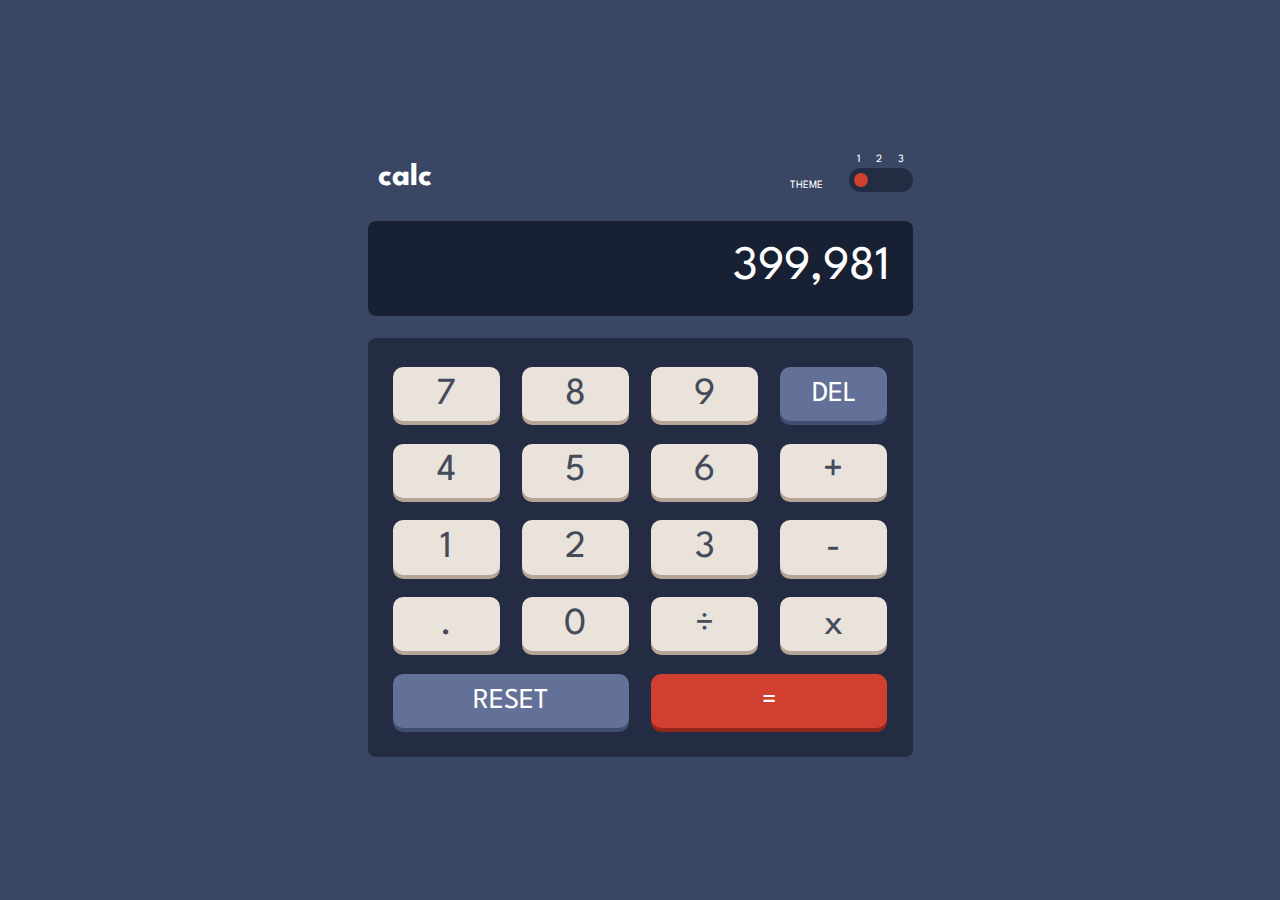
<file: index.html>
<!DOCTYPE html>
<html lang="en">
<head>
  <meta charset="UTF-8">
  <meta name="viewport" content="width=device-width, initial-scale=1.0"> <!-- displays site properly based on user's device -->

  <link rel="icon" type="image/png" sizes="32x32" href="./images/favicon-32x32.png">
  <link rel="stylesheet" href="style.css">
  <link rel="stylesheet" href="style-theme1.css">
  <link rel="stylesheet" href="style-theme2.css">
  <link rel="stylesheet" href="style-theme3.css">
  <style>
    @import url('https://fonts.googleapis.com/css2?family=League+Spartan:wght@700&display=swap');
  </style>
  
  <title>Calculator app</title>
</head>
<body class="theme1">
  <main>
    <section class="head-section">
      <h1>calc</h1>
      <div id="theme-block">
        <span>THEME</span>
        <div id="theme-switch-area">
          <p><span>1</span><span>2</span><span>3</span></p>
          <div id="toggle-area">
            <button id="theme1-button"></button>
            <button id="theme2-button"></button>
            <button id="theme3-button"></button>
            <button id="toggle-button"></button>
        </div>
      </div>
      </div>
    </section>
  
    <section class="display-section">
      <p id="output">399,981</p>
    </section>
  
    <section class="button-section">
      <button id="7">7</button><button id="8">8</button><button id="9">9</button><button id="del">DEL</button>
      <button id="4">4</button><button id="5">5</button><button id="6">6</button><button class="operator" id="plus">+</button>
      <button id="1">1</button><button id="2">2</button><button id="3">3</button><button class="operator" id="minus">-</button>
      <button id="point">.</button><button id="0">0</button><button class="operator" id="divide">÷</button><button class="operator" id="multiply">x</button>
      <button id="reset">RESET</button><button class="operator" id="equal">=</button>
    </section>
  </main>
  

  
  <script src="script.js"></script>
  <script src="switchTheme.js"></script>
</body>
</html>
</file>
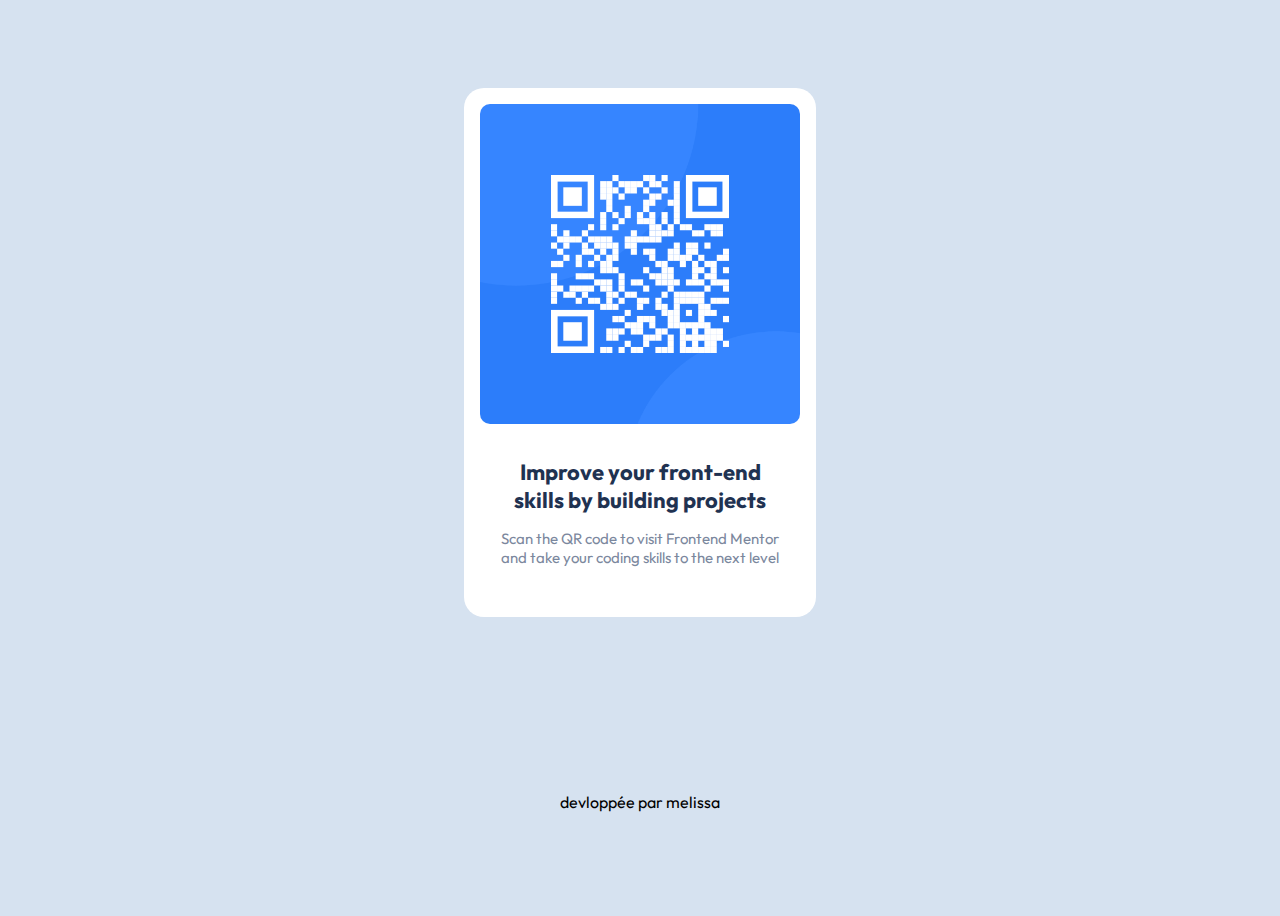
<file: qr-code-component-main/index.html>
<!DOCTYPE html>
<html lang="en">
<head>
  <link rel="stylesheet" href="style.css">
  <meta charset="UTF-8">
  <meta name="viewport" content="width=device-width, initial-scale=1.0"> <!-- displays site properly based on user's device -->

  <link rel="icon" type="image/png" sizes="32x32" href="images/favicon-32x32.png">
  
  <title>Frontend Mentor | QR code component</title>

</head>
<body>
  <div class="bordure">
  
    <img src="images/image-qr-code.png" alt="Qr-code">
    <div class="text">
<h1 id="Dark-navy">Improve your front-end skills by building projects</h1>
<P id="Grey">Scan the QR code to visit Frontend Mentor and take your coding skills to the next level</P>
    </div>

  </div>
<p>devloppée par melissa</p>
</body>
</html>
</file>
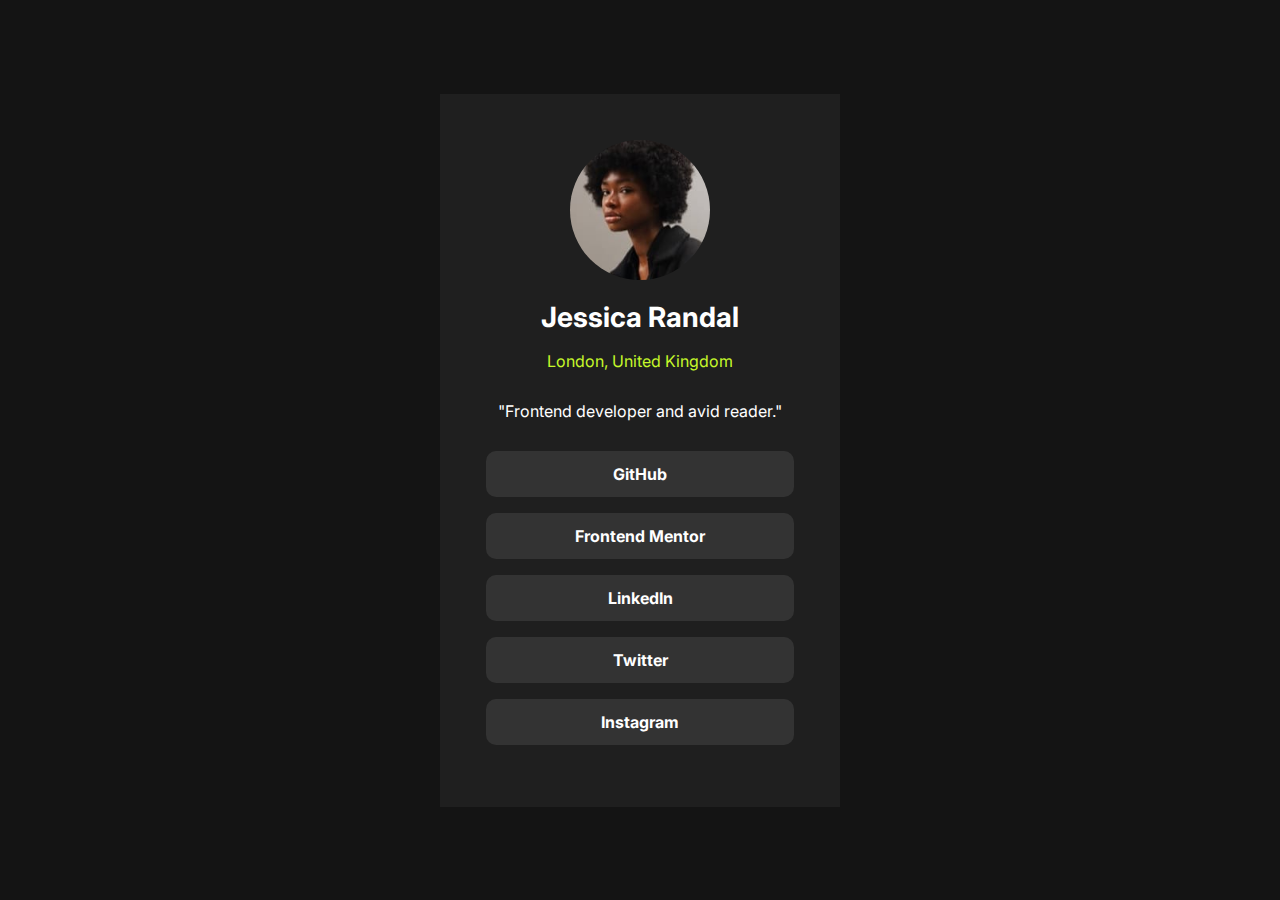
<file: social-links-profile-main/index.html>
<!DOCTYPE html>
<html lang="en">
<head>
  
  <link rel="stylesheet" href="Style.css">
  <meta charset="UTF-8">
  <meta name="viewport" content="width=device-width, initial-scale=1.0"> <!-- displays site properly based on user's device -->

  <link rel="icon" type="image/png" sizes="32x32" href="./assets/images/favicon-32x32.png">
  
  <title>Frontend Mentor | Social links profile</title>

 
</head>
<body>
<main>
  <div class="profil" >
    <img src="assets/images/avatar-jessica.jpeg" alt="img">
    <h1> Jessica Randal</h1> 
 <P  id="location">London, United Kingdom</P>
  <p>"Frontend developer and avid reader."</p>
 
</div>
<ul>
  <li>GitHub</li>  
 <li> Frontend Mentor</li>
  <li>LinkedIn</li>
  <li>Twitter</li>
  <li>Instagram</li>
</ul>
</main>
  


  <!-- <div class="attribution">
    Challenge by <a href="https://www.frontendmentor.io?ref=challenge" target="_blank">Frontend Mentor</a>. 
    Coded by <a href="#">MelisssaSadeg</a>.
  </div> -->


</body>
</html>
</file>
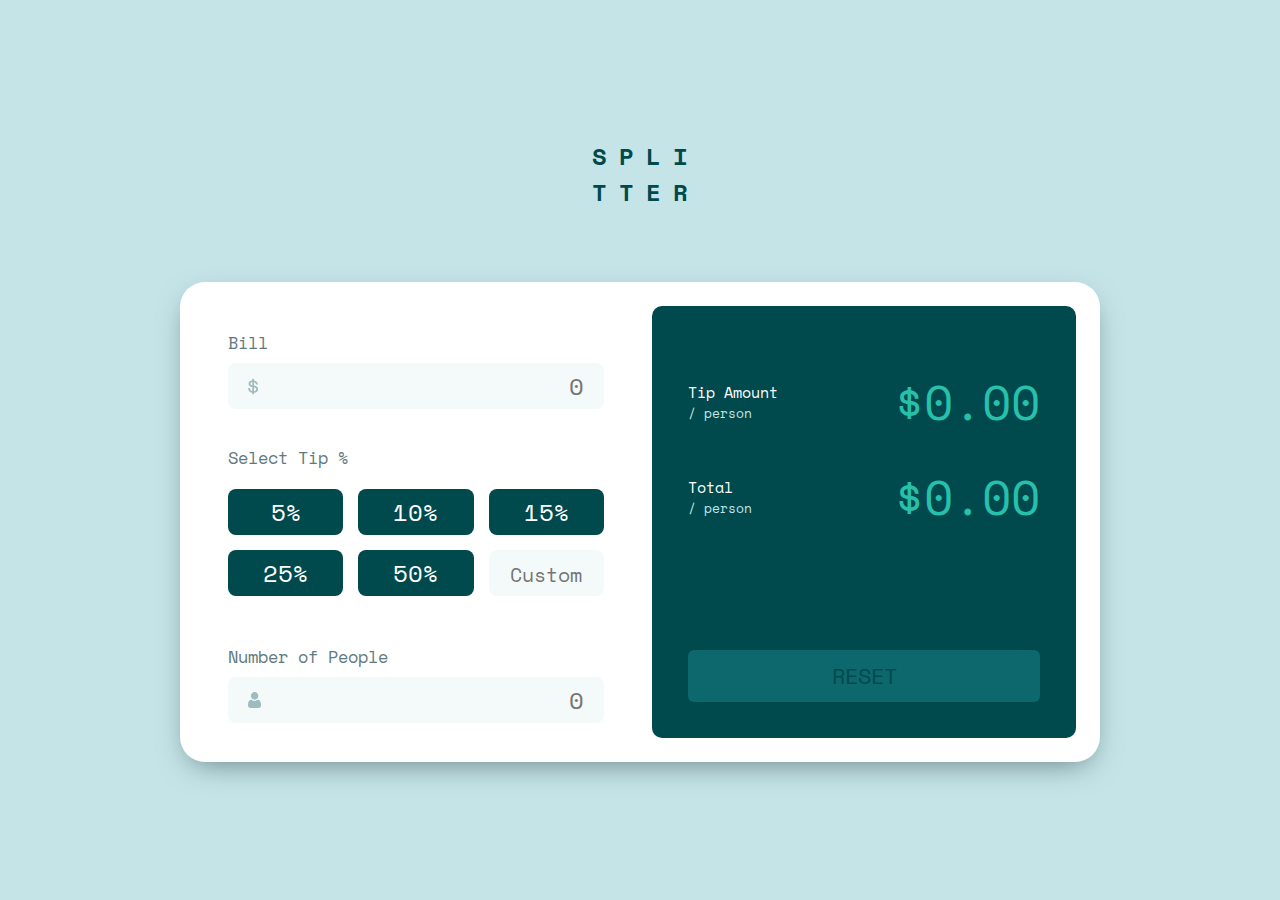
<file: Tip-calculator-app-main/index.html>
<!DOCTYPE html>
<html lang="en">
<head>
  <meta charset="UTF-8">
  <meta name="viewport" content="width=device-width, initial-scale=1.0"> <!-- displays site properly based on user's device -->

  <link rel="icon" type="image/png" sizes="32x32" href="./images/favicon-32x32.png">
  <link rel="stylesheet" href="css/mobile-style.css">
  <link rel="stylesheet" href="css/desktop-style.css">

  <style>
    @import url('https://fonts.googleapis.com/css2?family=Space+Mono:wght@700&display=swap');
  </style>
  
  <title>Tip calculator app</title>
</head>
<body>
  <h1>SPLITTER</h1>
  <main class="main-container">
    <section class="input-section">
      <div id="bill-block">
        <p id="bill-label" class="label">Bill<span id="bill-error-message" class="error-message">Not valid</span></p>
        <input id="bill-input" name="bill-input" type="number" min=0 placeholder="0">
      </div>
      <p id="tip-label" class="label">Select Tip %<span id="tip-error-message" class="error-message">Not valid</span></p>
      <div id="tip-block"> 
        <span class="tip-rate">5%</span><span class="tip-rate">10%</span><span class="tip-rate">15%</span>
        <span class="tip-rate">25%</span><span class="tip-rate">50%</span>
        <input id="custom-tip-input" name="custom-tip-input" type="number" min=0 class="tip-rate"
        placeholder="Custom">
      </div>

      <div id="number-of-people-block" >
        <p id="number-of-people-label" class="label">Number of People<span id="people-error-message" class="error-message">Can't be zero</span></p>
        <input id="number-of-people-input" name="number-of-people-input" type="number" min="0" placeholder="0">
      </div>

    </section>
    <section class="output-section">
      <div>
        <div id="tip-output-block">
          <div><p class="output-label">Tip Amount</p><p class="per-person">/ person</p></div>
          <p class="output-number">$<span id="tip-output">0.00</span></p>
        </div>

        <div id="total-output-block">
          <div><p class="output-label">Total</p><p class="per-person">/ person</p></div>
          <p class="output-number">$<span id="total-output">0.00</span></p>
        </div>
    </div>

     <button id="reset-button">RESET</button> 
    </section>
  </main>
  <script src="calculator.js"></script>
</body>

</html>
</file>
<file: style.css>
:root {
     font-size: 32px;
}

*,
*::after,
*::before {
    margin: 0;
    padding: 0;
    box-sizing: border-box;
    font-family: 'League Spartan', sans-serif;
    
}



body {
    display: flex;
    flex-direction: column;
    align-items: center;
    justify-content: flex-start;
    height: 100vh;
    overflow-y: hidden;
}

main {
    display: flex;
    flex-direction: column;
    align-items: center;
    justify-content: flex-start;
    width: min(100%, 450px);
    padding: 30px 22.5px;
    gap: 0.9rem
}

main button {
    cursor: pointer;
}

.button-section button:active {
    box-shadow: none !important;
    transform: translateY(4px);
}

.theme1 .button-section button:hover,
.theme2 .button-section button:hover{
    /*background-image: linear-gradient(to right, rgba(255,255,255,0.8),rgba(255,255,255,0.8));*/
    /*filter: brightness(var(--button-hover-brightness1));*/
    background-image: linear-gradient(0deg, rgba(255,255,255,0.8),  rgba(255,255,255,0.8));
}

.theme3 .button-section button:hover{
    filter: brightness(1.7);
}

.head-section #toggle-button:hover {
    filter: brightness(1.7);
}

#del:hover, #equal:hover, #reset:hover{
    background-image: linear-gradient(0deg, rgba(255,255,255,0.2),  rgba(255,255,255,0.2));
}

main > * {
    width: 100%;
    transition: background-color 0.4s;
}

.head-section {
    display: flex;
    justify-content: space-between;
    align-items: center;
}

.head-section h1 {
    font-size: 1rem;
    margin-left: 10px;
}

#theme-block span, p {
    font-size: 0.35rem;
    margin-bottom: 2px;
}

#theme-block {
    display: flex;
    align-items: flex-end;
    gap: 0.8rem;
}

#theme-switch-area {
    display: grid;
    grid-template-rows: 1fr 1fr;
    grid-template-columns: auto;
    width: 2rem;
}

#theme-switch-area p {
    width: 100%;
    display: flex;
    align-items: flex-end;
    justify-content: space-around;
}

#toggle-area {
    width: 100%;
    display: flex;
    justify-content: space-between;
    align-items: center;
    padding: 5px;
    border-radius: 20px;
    position: relative;
}

#theme1-button,
#theme2-button,
#theme3-button {
    width: 0.45rem;
    height: 0.45rem;
    border: none;
    border-radius: 50%;
    z-index: 2;
    opacity: 0;
}

#toggle-button {
    width: 0.45rem;
    height: 0.45rem;
    border: none;
    border-radius: 50%;
    left: 5px;
    top: cal(50% - 0.2rem);
    transform: translateX(0rem);
    position: absolute;
    z-index: 3;
    transition: transform 0.4s;
}


.display-section {
    width: 100%;
    display: flex;
    justify-content: flex-end;
    align-items: center;
    padding: 0.45rem 0.5rem;
    border-radius: 8px;

}

.display-section #output {
    --display-font-size: 1.2;
    font-size: 1.2rem;
}

.button-section {
    display: grid;
    grid-template-columns: repeat(4,1fr);
    grid-template-rows: repeat(5, 1fr);
    padding: 0.75rem 0.65rem;
    gap: 0.5rem;
    border-radius: 8px;
}

.button-section button {
    font-size: 1rem;
    display: flex;
    justify-content: center;
    align-items: center;
    padding: 0.3rem 0;
    border-radius: 10px;
    border: none;

}

#reset, #equal {
    grid-column: span 2;
}

#reset, #equal, #del {
    font-size: 0.65rem;
}

@media (min-width: 1100px){
    body {
        justify-content: center;
    }

    main {
        width: min(590px,50%);
        gap: 0;
    }

    .head-section {
        margin-bottom: 0.9rem;
        align-items: flex-end;
    }


    .display-section {
        padding: 0.75rem 0.7rem;
        margin-bottom: 0.7rem;
    }

    .display-section #output {
        font-size: 1.5rem;
    }

    .button-section {
        gap: 0.7rem;
        padding: 0.9rem 0.8rem;
    }
    .button-section button {
        font-size: 1.2rem;
    }

    #reset, #equal, #del {
        font-size: 0.9rem;
    }

}
</file>
<file: style-theme1.css>
:root {
        /*-------------theme 1--------------*/
        --theme1-main-bg-color: hsl(222, 26%, 31%);
        --theme1-keypad-bg-color: hsl(223, 31%, 20%);
        --theme1-screen-bg-color: hsl(224, 36%, 15%);
        /*del keys*/
        --theme1-key-bg-blue: hsl(225, 21%, 49%);
        --theme1-key-shadow-blue: hsl(224, 28%, 35%);
        /*equal key*/
        --theme1-key-bg-red: hsl(6, 63%, 50%);
        --theme1-key-shadow-red: hsl(6, 70%, 34%);
        /*number keys*/
        --theme1-key-bg-orange: hsl(30, 25%, 89%);
        --theme1-key-shadow-orange: hsl(28, 16%, 65%);
        /*text color*/
        --theme1-text-blue: hsl(221, 14%, 31%);
}

body.theme1 {
    background-color: var(--theme1-main-bg-color);
}

.theme1 .button-section, .theme1 #toggle-area{
    background-color: var(--theme1-keypad-bg-color);
}

.theme1 .display-section {
    background-color: var(--theme1-screen-bg-color);
}


.theme1 .button-section button {
    color: var(--theme1-text-blue);
    background-color: var(--theme1-key-bg-orange);
    box-shadow: 0px 4px var(--theme1-key-shadow-orange);
}


.theme1 .head-section,.theme1 .display-section, 
.theme1 #del, .theme1 #reset, .theme1 #equal {
    color: white;
}

.theme1 #del, .theme1 #reset {
    background-color: var(--theme1-key-bg-blue);
    box-shadow: 0px 4px var(--theme1-key-shadow-blue);
}

.theme1 #equal {
    background-color: var(--theme1-key-bg-red);
    box-shadow: 0px 4px var(--theme1-key-shadow-red);
}


.theme1 #toggle-button {
    background-color: var(--theme1-key-bg-red);
}
</file>
<file: style-theme2.css>
:root {
    /*-------------theme 2--------------*/
    --theme2-main-bg-color: hsl(0, 0%, 90%);
    --theme2-keypad-bg-color: hsl(0, 5%, 81%);
    --theme2-screen-bg-color: hsl(0, 0%, 93%);
    /*del keys*/
    --theme2-key-bg-cyan: hsl(185, 42%, 37%);
    --theme2-key-shadow-cyan: hsl(185, 58%, 25%);
     /*equal key*/
     --theme2-key-bg-orange:  hsl(25, 98%, 40%);
     --theme2-key-shadow-orange: hsl(25, 99%, 27%);
     /*number keys*/
     --theme2-key-bg-yellow:  hsl(45, 7%, 89%);
     --theme2-key-shadow-yellow: hsl(35, 11%, 61%);
    /*text color*/
    --theme2-text-brown:  hsl(60, 10%, 19%);
}

body.theme2 {
    background-color: var(--theme2-main-bg-color);
}

.theme2 .button-section, .theme2 #toggle-area {
    background-color: var(--theme2-keypad-bg-color);
}

.theme2 .display-section {
    background-color: var(--theme2-screen-bg-color);
}


.theme2 .button-section button {
    color: var(--theme2-text-brown);
    background-color: var(--theme2-key-bg-yellow);
    box-shadow: 0px 4px var(--theme2-key-shadow-yellow);
}

.theme2 .head-section, .display-section{
    color: var(--theme2-text-brown);
}

.theme2 #del, .theme2 #reset, .theme2 #equal{
    color:white;
}

.theme2 #del, .theme2 #reset {
    background-color: var(--theme2-key-bg-cyan);
    box-shadow: 0px 4px var(--theme2-key-shadow-cyan);
}

.theme2 #equal {
    background-color: var(--theme2-key-bg-orange);
    box-shadow: 0px 4px var(--theme2-key-shadow-orange);
}

.theme2 #toggle-button {
    background-color: var(--theme2-key-bg-orange);
}
</file>
<file: style-theme3.css>
:root {
    /*-------------theme 3--------------*/
    --theme3-main-bg-color: hsl(268, 75%, 9%);
    --theme3-keypad-bg-color: hsl(268, 71%, 12%);
   /*del keys*/
   --theme3-key-bg-bright-violet: hsl(281, 89%, 26%);
   --theme3-key-shadow-bright-violet: hsl(285, 91%, 52%);
    /*equal key*/
    --theme3-key-bg-cyan: hsl(176, 100%, 44%);
    --theme3-key-shadow-cyan: hsl(177, 92%, 70%);
    /*number keys*/
    --theme3-key-bg-violet:  hsl(268, 47%, 21%);
    --theme3-key-shadow-violet: hsl(290, 70%, 36%);
    /*text color*/
    --theme3-text-yellow: hsl(52, 100%, 62%);
    --theme3-text-blue: hsl(198, 20%, 13%);
}

body.theme3 {
    background-color: var(--theme3-main-bg-color);
}

.theme3 .button-section, .theme3 #toggle-area, .theme3 .display-section {
    background-color: var(--theme3-keypad-bg-color);
}


.theme3 .button-section button {
    color: var(--theme3-text-yellow);
    background-color: var(--theme3-key-bg-violet);
    box-shadow: 0px 4px var(--theme3-key-shadow-violet);
}

.theme3 .head-section, .theme3 .display-section{
    color: var(--theme3-text-yellow);
}

.theme3 #del, .theme3 #reset, .theme3 #equal{
    color:white;
}

.theme3 #del, .theme3 #reset {
    background-color: var(--theme3-key-bg-bright-violet);
    box-shadow: 0px 4px var(--theme3-key-shadow-bright-violet);
}

.theme3 #equal {
    background-color: var(--theme3-key-bg-cyan);
    box-shadow: 0px 4px var(--theme3-key-shadow-cyan);
}

.theme3 #equal:hover {
    color: var(--theme3-main-bg-color);
}

.theme3 #toggle-button {
    background-color: var(--theme3-key-bg-cyan);
}
</file>
<file: qr-code-component-main/style.css>
@import url('https://fonts.googleapis.com/css2?family=Outfit:wght@400;700&display=swap');
body{
   background-color: var(--gray); 
   font-family: 'Outfit', sans-serif;
   text-align: center;
   
   display:grid;
   place-items:center;
   min-height:100vh;

}
:root{
    --fand:hsl(212, 45%, 89%);
   --White: hsl(0, 0%, 100%);
--gray:hsl(212, 45%, 89%);
--Grayish-blue: hsl(220, 15%, 55%);
--Dark-blue: hsl(218, 44%, 22%);
}
#Dark-navy{
    color:var(--Dark-blue) ;
    font-size: 22px;


}
#Grey{
    color: var(--Grayish-blue);
    font-size: 15px;
}
img{
    max-width:100%;/* // le max de ce contenur */
    border-radius: 10px;
}
.bordure{
    width: 320px;
    height: 497px;
    background-color: var(--White); 
    border-radius: 20px;
    padding:16px;
}
.text{
    padding:16px;
}
</file>
<file: social-links-profile-main/Style.css>
@import url("https://fonts.googleapis.com/css2?family=Inter:wght@400;600;700&display=swap");
:root {
  /* definir les varibles comme couleur */
  --White: hsl(0, 0%, 100%);
  --Grey: hsl(0, 0%, 20%);
  --Dark-Grey: hsl(0, 0%, 12%);
  --Off-Black: hsl(0, 0%, 8%);
  --Green: hsl(75, 94%, 57%);
}

* {
  margin: 0;
  padding: 0;
  box-sizing: border-box;
}

/* selecteur type balise  */
body {
  /* modifie la police de tous les texte  */
  font-family: "Inter", sans-serif;
  /* modifie la couleur du fond  */
  background-color: var(--Off-Black);
  text-align: center;

  display: grid;
  place-items: center;
  min-height: 100vh;
}
main {
  background-color: var(--Dark-Grey);
  color: var(--White);
  width: 400px;
  display: flex;
  flex-direction: column;
  align-items: center;
  padding: 46px;
}
img {
  /* forme image  */
  border-radius: 50%;
  width: 140px;
}
ul {
  list-style: none;
  /* display: flex;
    flex-direction: column;
    align-items: center; */
  width: 100%;
}
li {
  background-color: var(--Grey);
  /* separer  les list */
  /* margin: 15px;  */
  text-align: center;
  padding: 13px;
  border-radius: 10px;
  /* width: 100%; */
  margin-bottom: 16px;
  font-weight: 700;
  /* effet cursseur */
  cursor: pointer;
}
.profil > * {
  margin-bottom: 30px;
}
h1 {
  font-size: 28px;
  line-height: 0.25;
}
#location {
  color: var(--Green);
}
li:hover {
  /* definir leffet  lorce que on met le cursseur */
  background-color: var(--Green);
  color: var(--Off-Black);
}
</file>
<file: Tip-calculator-app-main/css/mobile-style.css>
:root {
    --Strong--cyan: hsl(172, 67%, 45%);
    --Very-dark-cyan: hsl(183, 100%, 15%);
    --Dark-grayish-cyan: hsl(186, 14%, 43%);
    --Grayish-cyan: hsl(184, 14%, 56%);
    --Light-grayish-cyan: hsl(185, 41%, 84%);
    --Very-light-grayish-cyan: hsl(189, 41%, 97%);
    font-size: 24px;
}


*,
*::after,
*::before {
    font-family: 'Space Mono', monospace;
    margin: 0;
    padding: 0;
    box-sizing: border-box;
}

body {
    display: flex;
    flex-direction: column;
    align-items: center;
    justify-content: flex-start;
    min-height: 100vh;
    width: 100vw;
    background-color: var(--Light-grayish-cyan);
}

h1 {
    color: var(--Very-dark-cyan);
    font-size: 0.9rem;
    letter-spacing: 0.5rem;
    width: 5rem;
    word-break: break-all;
    text-align: center;
    padding-left: 0.5rem;
    margin: 2rem 0;
}

main {
    display: grid;
    grid-template-columns: auto;
    grid-template-rows: auto auto;
    background-color: white;
    padding: 1.4rem ;
    border-top-left-radius: 25px;
    border-top-right-radius: 25px;

}

main > * {
    width: 100%;
}



main .label {
    color: var(--Dark-grayish-cyan);
    font-size: 0.7rem;
    margin-bottom: 8px;
}

#tip-label {
    margin-bottom: 0.8rem;
}

main input {
    border: none;
    background-color: var(--Very-light-grayish-cyan);
    color: var(--Very-dark-cyan);
    font-size: 1rem;
    text-align:right;
    width: 100%;
    padding: 5px 20px;
    border-radius: 8px;
    caret-color: var(--Strong--cyan);
}



.input-error #number-of-people-input{
    outline: red !important;
}

main input:focus {
    outline: 2px solid var(--Strong--cyan) !important;
}


#bill-block {
    margin-bottom: 1.5rem;
}

#bill-input {
    background-image: url("../images/icon-dollar.svg");
    background-repeat: no-repeat;
    background-position: left 20px center;
}

#tip-block {
    margin-bottom: 2rem;
}

span.tip-rate {
    background-color: var(--Very-dark-cyan);
    color: white;
    text-align: center;
    padding-top: 0.2rem;
    border-radius: 8px;
    cursor: pointer;

}


span.selected{
    background-color: var(--Strong--cyan);
    color: var(--Very-dark-cyan);
}


#tip-block {
    display: grid;
    grid-template-columns: 1fr 1fr;
    grid-template-rows: repeat(3, 1fr);
    gap: 15px;
}



#number-of-people-block {
    margin-bottom: 1.5rem;
}

#number-of-people-input {
    background-image: url("../images/icon-person.svg");
    background-repeat: no-repeat;
    background-position: left 20px center;
}

.input-error, .input-error:focus {
    outline: 2px solid orangered !important;
}

.error-message {
    display: none;
    font-size: 0.6rem;
    color: orangered;
    float: right;

}

/*output section*/

.output-section {
    background-color: var(--Very-dark-cyan);
    padding: 1.5rem 1rem 1rem 1rem;
    border-radius: 10px;
}

.output-label {
    color: white;
    font-size: 15px;
}
.per-person {
    color: var(--Light-grayish-cyan);
    font-size: 13px;
}

.output-number {
    color: var(--Strong--cyan);
    font-size: 1.2rem;
}


#tip-output-block,
#total-output-block {
    display: flex;
    align-items: center;
    justify-content: space-between;
    margin-bottom: 1rem;
}


.clickable {
    background-color: var(--Strong--cyan) !important;
}

.clickable:hover {
    background-color: var(--Light-grayish-cyan) !important;
}

 #reset-button {
    border: none;
    width: 100%;
    color: var(--Very-dark-cyan);
    background-color: #0d686d;
    padding: 10px 0;
    margin-top: 10px;
    border-radius: 6px;
    cursor: pointer;
}






/* for hidding number input areas' arrows*/
input[type='number'] {
    -moz-appearance:textfield;
}

input::-webkit-outer-spin-button,
input::-webkit-inner-spin-button {
  -webkit-appearance: none;
  margin: 0;
}
</file>
<file: Tip-calculator-app-main/css/desktop-style.css>
@media screen and (width >= 900px) {

    body {
        justify-content: center;
    }
    h1 {
        margin-top: 0;
        margin-bottom: 3rem;
        font-size: 1rem;
        width: 6rem;
    }

    main{
        grid-template-columns: 1fr 1fr;
        grid-template-rows: 100%;
        justify-content: center;
        width: 920px;
        height: 480px;
        padding: 1rem;
        gap: 1rem;
        border-radius: 25px;
        box-shadow: 0 10px 30px -10px var(--Dark-grayish-cyan);
    }


    .input-section {
        padding: 1rem;
    }

    #tip-block {
        grid-template-columns: repeat(3, 1fr);
        grid-template-rows: 1fr 1fr;
    }

    #custom-tip-input::placeholder {
        font-size: 0.85rem;
        text-align: center;
    }

    #number-of-people-block {
        margin-bottom: 0;
    }

    .output-section {
        padding: 2.5rem 1.5rem 1.5rem 1.5rem;
        display: flex;
        flex-direction: column;
        justify-content: space-between;
    }


    .output-number {
        font-size: 2rem;
    }
    #reset-button {
        font-size: 0.9rem;
    }
}
</file>
